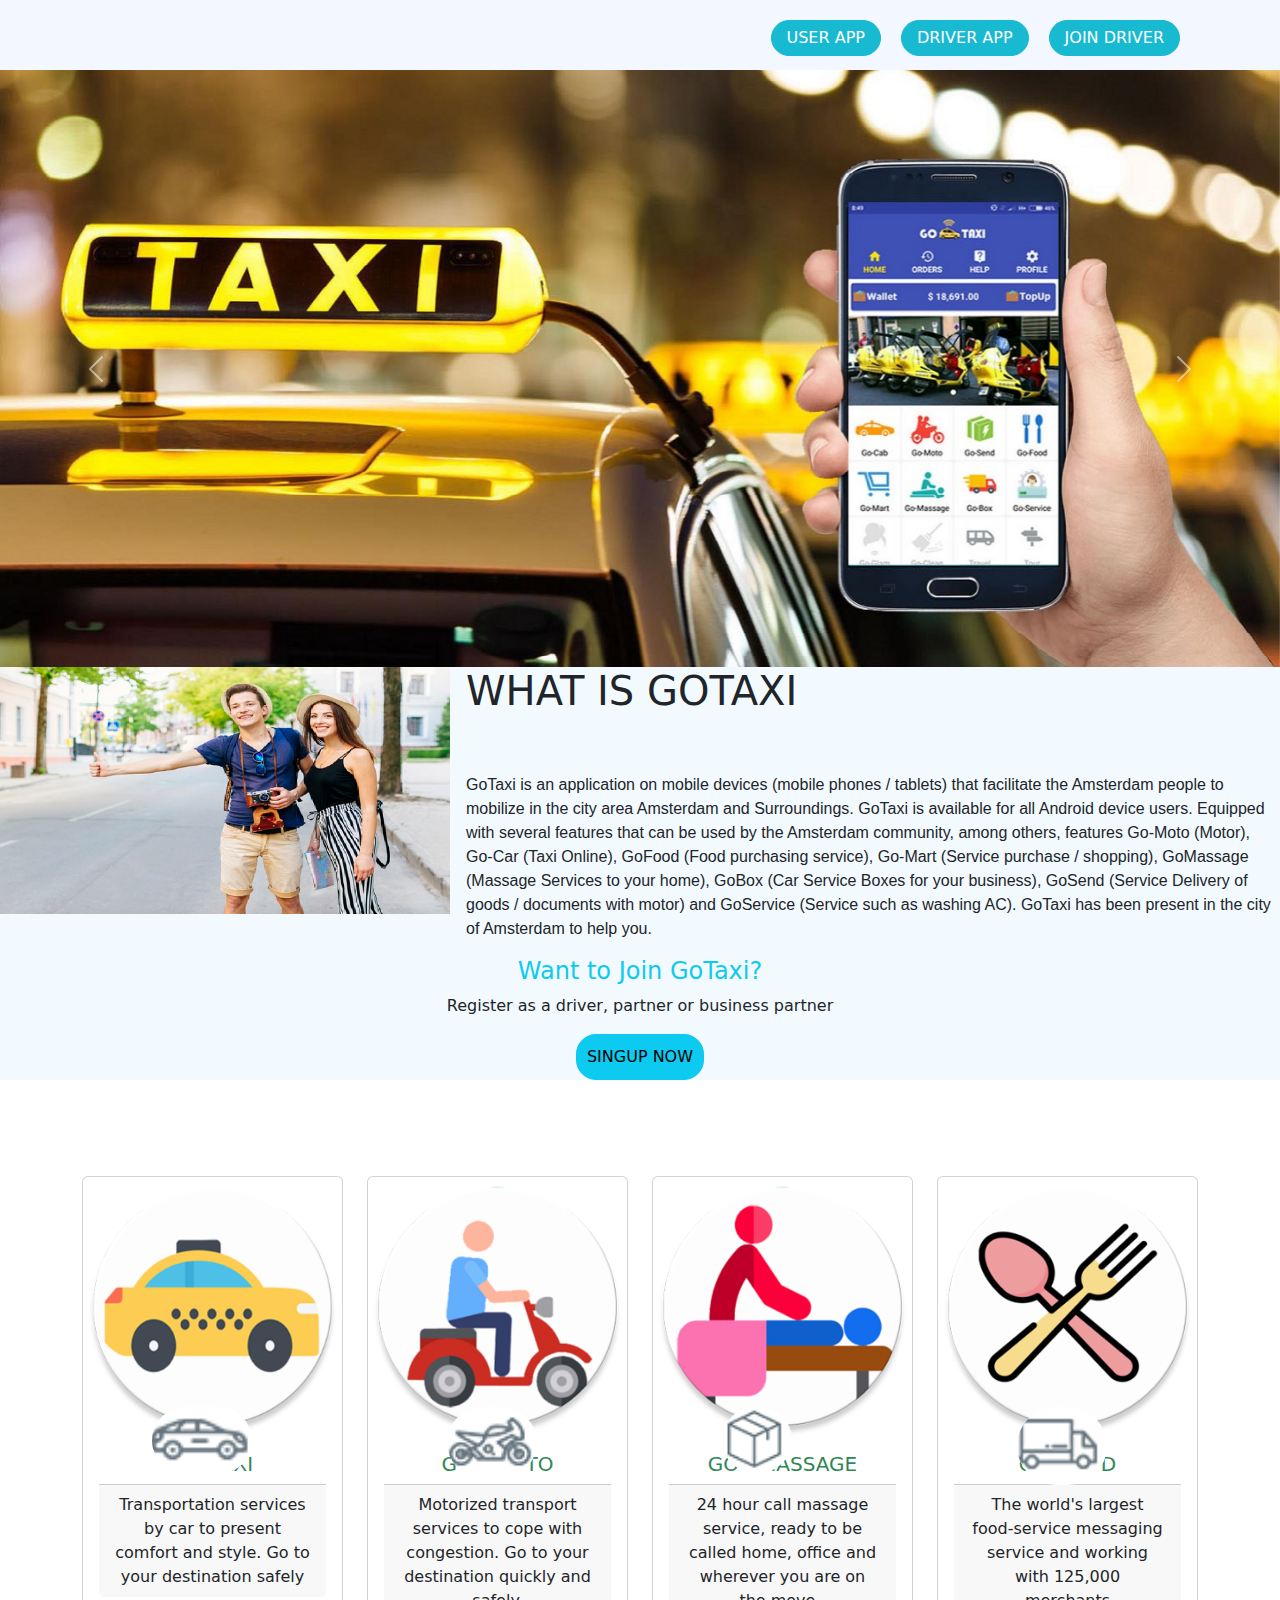
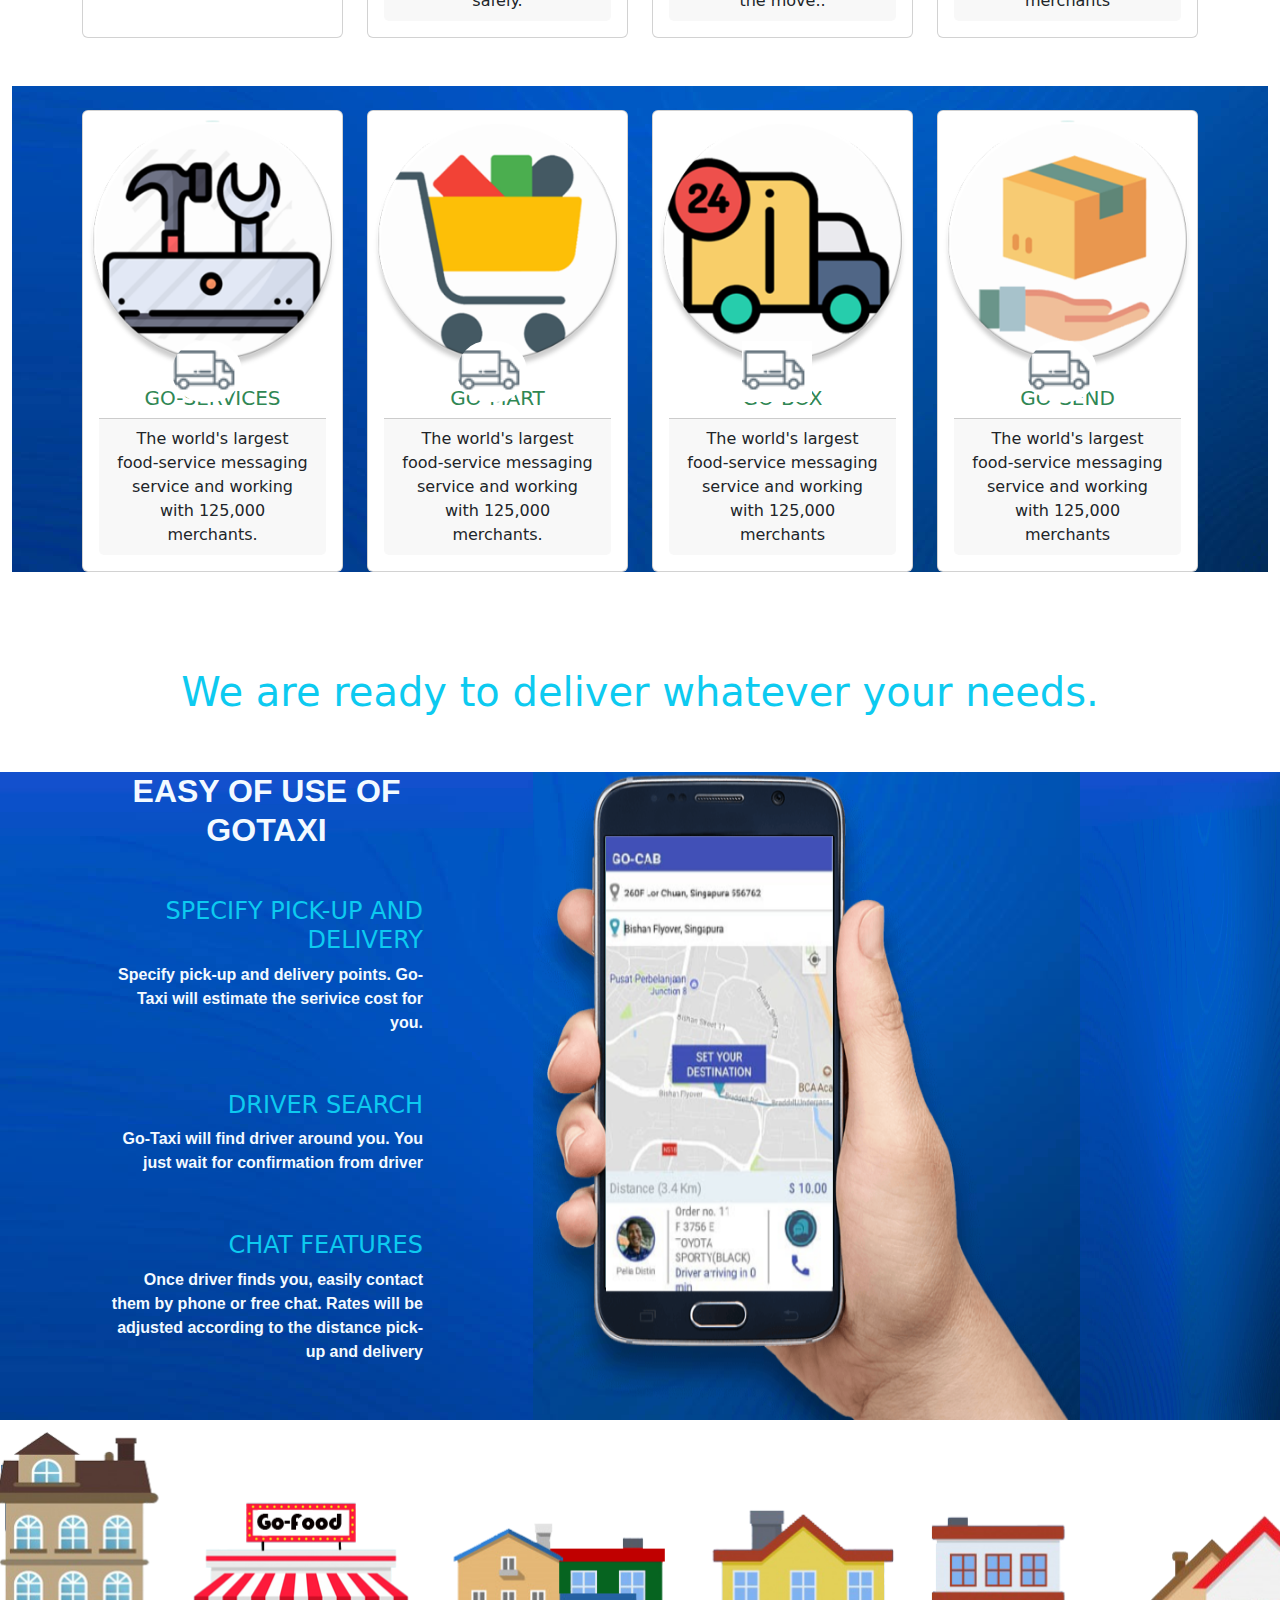
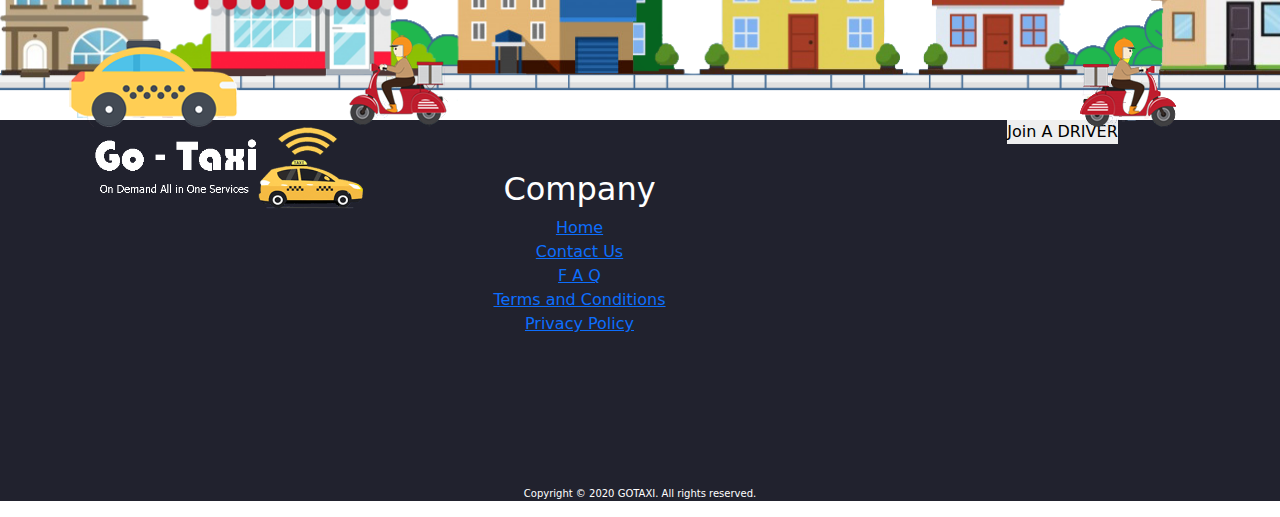
<file: index.html>
<!DOCTYPE html>
<html lang="en">
<head>
    <meta charset="UTF-8">
    <meta http-equiv="X-UA-Compatible" content="IE=edge">
    <meta name="viewport" content="width=device-width, initial-scale=1.0">
    <title>Go taxy</title>
    <link rel="stylesheet" href="bootstrap-5.3.0-alpha3-dist/css/bootstrap.css">
    <link rel="stylesheet" href="Go taxy.css">
</head>
<body>
<div class="sec">
    <header class="float-end">
        <button class="button">USER APP</button><button class="button">DRIVER APP</button><button class="button">JOIN DRIVER</button>
    </header>
</div>
    <div>
        <div id="carouselExample" class="carousel slide">
            <div class="carousel-inner">
              <div class="carousel-item active">
                <img src="image/asset1.jpg" class="d-block w-100" alt="...">
              </div>
              <div class="carousel-item">
                <img src="image/asset2 (1).jpg" class="d-block w-100" alt="...">
              </div>
              <div class="carousel-item">
                <img src="image/asset3.jpg" class="d-block w-100" alt="...">
              </div>
            </div>
            <button class="carousel-control-prev" type="button" data-bs-target="#carouselExample" data-bs-slide="prev">
              <span class="carousel-control-prev-icon" aria-hidden="true"></span>
              <span class="visually-hidden">Previous</span>
            </button>
            <button class="carousel-control-next" type="button" data-bs-target="#carouselExample" data-bs-slide="next">
              <span class="carousel-control-next-icon" aria-hidden="true"></span>
              <span class="visually-hidden">Next</span>
            </button>
          </div>
    </div>
    <section style="background-color: #f3faff;">
    <div class=" d-lg-flex ">
        <div class="flex-shrink-0">
          <img src="image/picture.jpg" alt="..." width="450px">
        </div>
        <div class="flex-grow-1 ms-3">
          <h1 style="padding-bottom: 50px;">WHAT IS GOTAXI</h1>
          <p style="font-family: GothamMedium, sans-serif;">GoTaxi is an application on mobile devices (mobile phones / tablets) that facilitate the Amsterdam people to mobilize in the city area Amsterdam and Surroundings. GoTaxi is available for all Android device users. Equipped with several features that can be used by the Amsterdam community, among others, features Go-Moto (Motor), Go-Car (Taxi Online), GoFood (Food purchasing service), Go-Mart (Service purchase / shopping), GoMassage (Massage Services to your home), GoBox (Car Service Boxes for your business), GoSend (Service Delivery of goods / documents with motor) and GoService (Service such as washing AC). GoTaxi has been present in the city of Amsterdam to help you.</p>
        </div>
      </div>
    </div>
    <div class="cal">
        <h4>Want to Join GoTaxi?</h4>
        <p>Register as a driver, partner or business partner</p>
        <button>SINGUP NOW</button>
    </div>
    </section>
  

   <div class="container-fluid goCard my-5 pt-5">
    <div class="backImg container">
      <div>
        <div class="row row-cols-1 row-cols-md-4 g-4">
          <div class="col">
            <div class="card h-100">
              <img src="image/mcar.png" class="card-img-top" alt="...">
              <img src="image/icon1.png" alt="..." width="100px" style="position: absolute; right: 90px; top: 230px; border-radius: 50px;" >
              <div class="card-body">
                <h5 class="card-title">GO-TAXI</h5>
              <div class="card-footer">
                <p class="card-text">Transportation services by car to present comfort and style. Go to your destination safely</p>
              </div>
              </div>
            </div>
          </div>
          <div class="col">
            <div class="card h-100">
              <img src="image/mride.png" class="card-img-top" alt="...">
              <img src="image/icon2.png" alt="..."  width="90px" style="position: absolute; right: 90px; top: 230px; border-radius: 50px;" >
              <div class="card-body">
                <h5 class="card-title">GO - MOTO</h5>
                <div class="card-footer">
                <p class="card-text">Motorized transport services to cope with congestion. Go to your destination quickly and safely.</p>
              </div>
              </div>
  
            </div>
          </div>
          <div class="col">
            <div class="card h-100">
              <img src="image/mmassage.png" class="card-img-top" alt="...">
              <img src="image/icon3.png"alt="..." width="70px" style="position: absolute; right: 120px; top: 230px; border-radius: 50px;" >
  
              <div class="card-body">
                <h5 class="card-title">GO - MASSAGE</h5>
                <div class="card-footer">
                <p class="card-text">24 hour call massage service, ready to be called home, office and wherever you are on the move..</p>
              </div>
              </div>
            </div>
          </div>
          <div class="col">
            <div class="card h-100">
              <img src="image/mfood.png" class="card-img-top" alt="...">
              <img src="image/icon4.png" alt="..." width="90px" style="position: absolute; right: 90px; top: 230px; border-radius: 50px;" >
  
              
  
              <div class="card-body">
                <h5 class="card-title">GO-FOOD</h5>
                <div class="card-footer">
                <p class="card-text">The world's largest food-service messaging service and working with 125,000 merchants</p>
              </div>
              </div>
            </div>
          </div>
        </div>
      </div>

    </div>


    <div class="backImg1 container-fluid">
      <div class="container">

        <div>
          <div class="row row-cols-1 row-cols-md-4 g-4 mt-5">
            <div class="col">
              <div class="card h-100">
                <img src="image/service.png" class="card-img-top" alt="...">
                <img src="image/icon4.png" alt="..." width="70px" style="position: absolute; right: 100px; top: 230px; border-radius: 50px;" >
                <div class="card-body">
                  <h5 class="card-title">GO-SERVICES</h5>
                  <div class="card-footer">
                  <p class="card-text">The world's largest food-service messaging service and working with 125,000 merchants.</p>
                </div>
                </div>
              </div>
            </div>
            <div class="col">
              <div class="card h-100">
                <img src="image/mart.png" class="card-img-top" alt="...">
                <img src="image/icon4.png" alt="..." width="70px" style="position: absolute; right: 100px; top: 230px; border-radius: 50px;" >
                <div class="card-body">
                  <h5 class="card-title">GO-MART</h5>
                  <div class="card-footer">
                  <p class="card-text">The world's largest food-service messaging service and working with 125,000 merchants.</p>
                </div>
                </div>
              </div>
            </div>
            <div class="col">
              <div class="card h-100">
                <img src="image/box.png" class="card-img-top" alt="...">
                <img src="image/icon4.png" alt="..." width="70px" style="position: absolute; right: 100px; top: 230px; border-radius: 50p" >
                <div class="card-body">
                  <h5 class="card-title">GO-BOX</h5>
                  <div class="card-footer">
                  <p class="card-text">The world's largest food-service messaging service and working with 125,000 merchants</p>
                </div>
                </div>
              </div>
            </div>
            <div class="col">
              <div class="card h-100">
                <img src="image/msend.png" class="card-img-top" alt="...">
                <img src="image/icon4.png" alt="..." width="70px" style="position: absolute; right: 100px; top: 230px; border-radius: 50px;" >
                <div class="card-body">
                  <h5 class="card-title">GO-SEND</h5>
                  <div class="card-footer">
                  <p class="card-text">The world's largest food-service messaging service and working with 125,000 merchants</p>
                </div>
                </div>
              </div>
            </div>
          </div>
        </div>
      </div>
    </div>
    </div> 

<div>
    <h1 class="cal pt-5 pb-5" style="padding-top: 100px; color: #0DCAF0;">We are ready to deliver whatever your needs.</h1>

  <div class="d-lg-flex">
    <div class="text-end" style="background-image: url(image/back-use.jpg);">
      <h2 style="font-family: GothamBook, sans-serif; font-weight: bold; color: #f3faff; text-align: center; padding-bottom: 40px;">EASY OF USE OF GOTAXI</h2>
      <h4>SPECIFY PICK-UP AND DELIVERY</h4>
      <p style="font-family: GothamMedium, sans-serif;font-weight: bold; color: #f3faff; padding-bottom: 40px;">Specify pick-up and delivery points. Go-Taxi will estimate the serivice cost for you.</p>
      <h4>DRIVER SEARCH</h4>
      <p style="font-family: GothamMedium, sans-serif;font-weight: bold; color: #f3faff; padding-bottom: 40px;">Go-Taxi will find driver around you. You just wait for confirmation from driver</p>
      <h4>CHAT FEATURES</h4>
      <p style="font-family: GothamMedium, sans-serif;font-weight: bold; color: #f3faff; padding-bottom: 40px;">Once driver finds you, easily contact them by phone or free chat. Rates will be adjusted according to the distance pick-up and delivery</p>
    </div>
    <img src="image/handy.png" alt="">
    <img src="image/back-use.jpg" alt="" width="200px">
  </div>
</div>

<div class="animation" id="animation">
  <img src="image/ilustrasion-vehicle.png" alt="" class="sala">
  <div>
    <img src="image/ilustrasion-vehicle-02.png" alt="" class="ude">
    <div>
      <img src="image/ilustrasi-vehicle-reverse.png" alt="" class="deen">
    </div>
  </div>
</div>
<div style="background-color: #21222E; color: #fff;">
  <div class="container text-center">
    <div class="row justify-content-between">
      <div class="col">
        <img src="image/logo_white.png" alt="" width="300px">
      </div>
      <div class="col d-flex flex-column gap-0" style="color: #fff;">
        <h2>Company</h2>
        <a href="">Home</a>
        <a href="">Contact Us</a>
        <a href="">F A Q</a>
        <a href="">Terms and Conditions</a>
        <a href="">Privacy Policy</a>
      </div>
      <div class="col">
        <button >Join A DRIVER</button>
      </div>
    </div>
  </div>
  <p style="text-align: center; padding-top: 100px; padding-bottom: 10p; font-size: 10px;">Copyright © 2020 GOTAXI. All rights reserved.</p>

</div>
<script src="bootstrap-5.3.0-alpha3-dist/js/bootstrap.bundle.js"></script> 
</body>
</html>
</file>
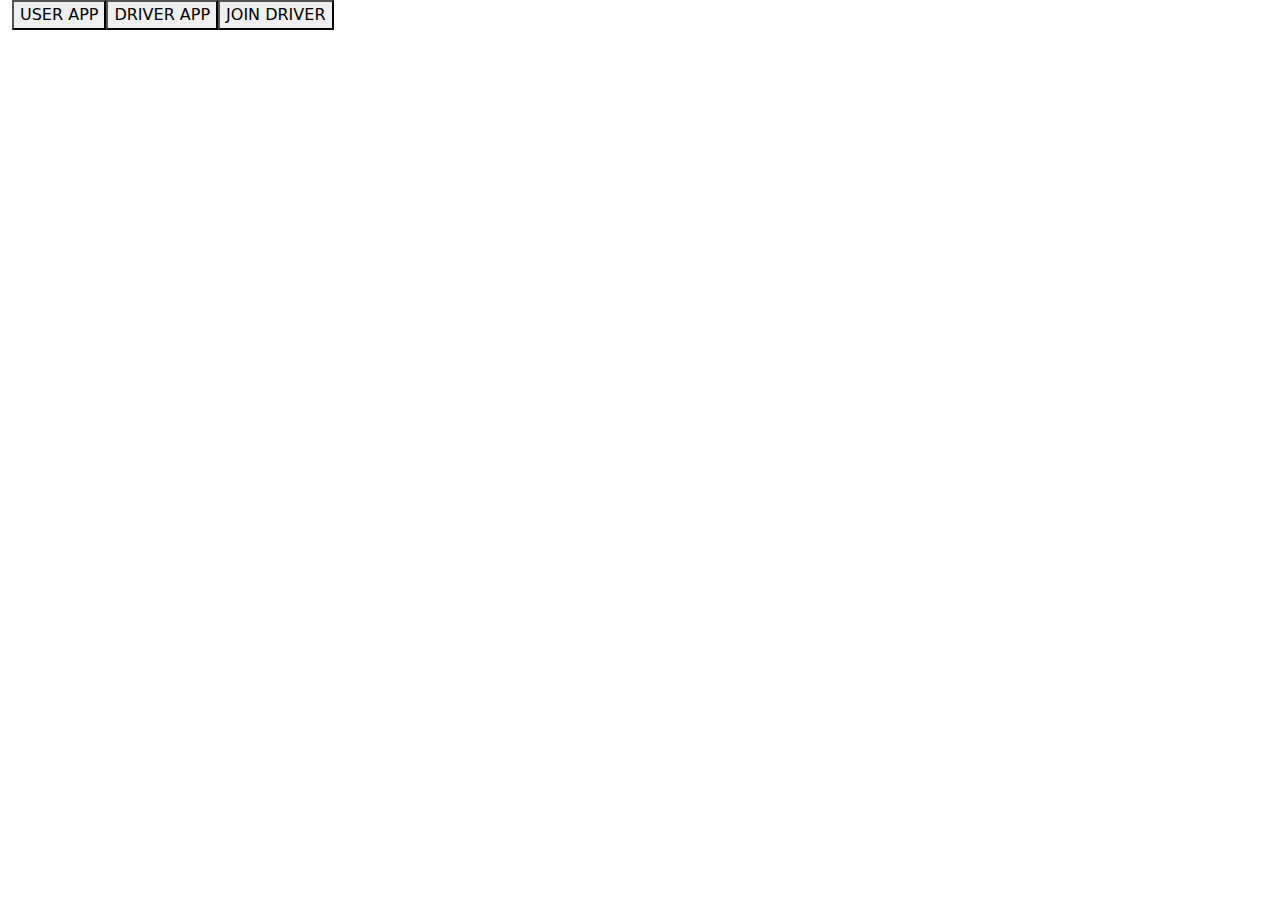
<file: TAXI1.html>
<!DOCTYPE html>
<html lang="en">
<head>
    <meta charset="UTF-8">
    <meta http-equiv="X-UA-Compatible" content="IE=edge">
    <meta name="viewport" content="width=device-width, initial-scale=1.0">
    <title>Document</title>
    <link rel="stylesheet" href="bootstrap-5.3.0-alpha3-dist/css/bootstrap.css">
</head>
<body>
    <header class=" float-end container-fluid">
            <button class="button">USER APP</button><button class="button">DRIVER APP</button><button class="button">JOIN DRIVER</button>
    

    </header>
</body>
</html>
</file>
<file: Go taxy.css>
*{
    margin: 0;
    padding: 0;
    border: 0;
    box-sizing: border-box;
}

body {
    overflow-x: hidden;
}
.sec{

    position: sticky;
    top: 0;
    z-index: 1;
    padding: 20px 100px 50px 20px;
    background-color:#F3F7FF;
}
.float-end{
    display: flex;
    gap: 20px;  
}
.button{
    border-radius: 29px;
    padding: 5px 15px;
    background-color: #17BAD1;
    border: 1px solid #17BAD1;
    color: #ffffff;
}
.button:hover{
    background-color: blue;
    border: 1px solid blue;
}
.d-flex{
    padding: 50px 200px 50px 50px;
    gap: 40px;
}
.cal{
    text-align: center;
}
h4{
    color: #0DCAF0;
}
.cal button{
    border-radius: 20px;
    padding: 10px;
    background-color:#0DCAF0;
    border: 1px solid #0DCAF0;
}
section{
    background-color:#F3F7FF ;
}
.card-body{
    text-align: center;
}
.card-body h5{
    color: #308754;
}
.text-end{
    padding: 0 110px;
}
.animation{
    background-image: url(image/ilustrasion-scene.png);
    background-repeat: no-repeat;
    background-size: cover;
    height: 300px;
    position: relative;
    width: 100%;
}
.sala{
    position: absolute;
    top: 200px;
    animation-name: mi;
    animation-duration:6s;
    animation-timing-function: ease-in-out;
    animation-direction: normal;
    animation-iteration-count: infinite;
    z-index: 1;
}
@keyframes mi{
    from{
        transform: translatex(-100%);
    }
    to{
        transform: translatex(105%);
    }
}
.ude{
    position: absolute;
    top: 200px;
    animation-name: mine;
    animation-duration:12s;
    animation-timing-function: ease-in-out;
    animation-direction: normal;
    animation-iteration-count: infinite;
    z-index: 3;
}
@keyframes mine{
    from{
        transform: translatex(-100%);
    }
    to{
        transform: translatex(105%);
    }
}
.deen{
    position: absolute;
    top: 200px;
    animation-name: min;
    animation-duration:15s;
    animation-timing-function: ease-in-out;
    animation-direction: normal;
    animation-iteration-count: infinite;
    z-index: 4;
}
@keyframes min{
    from{
        transform: translatex(100%);
    }
    to{
        transform: translatex(-105%);
    }
}

.backImg1{
    background: url(/image/banner.png) cover top;
    background: url(image/back-use.jpg) bottom;

}
@media screen and (max-width: 900px){
    .float-end{
        display: block;
    } 
}
</file>
